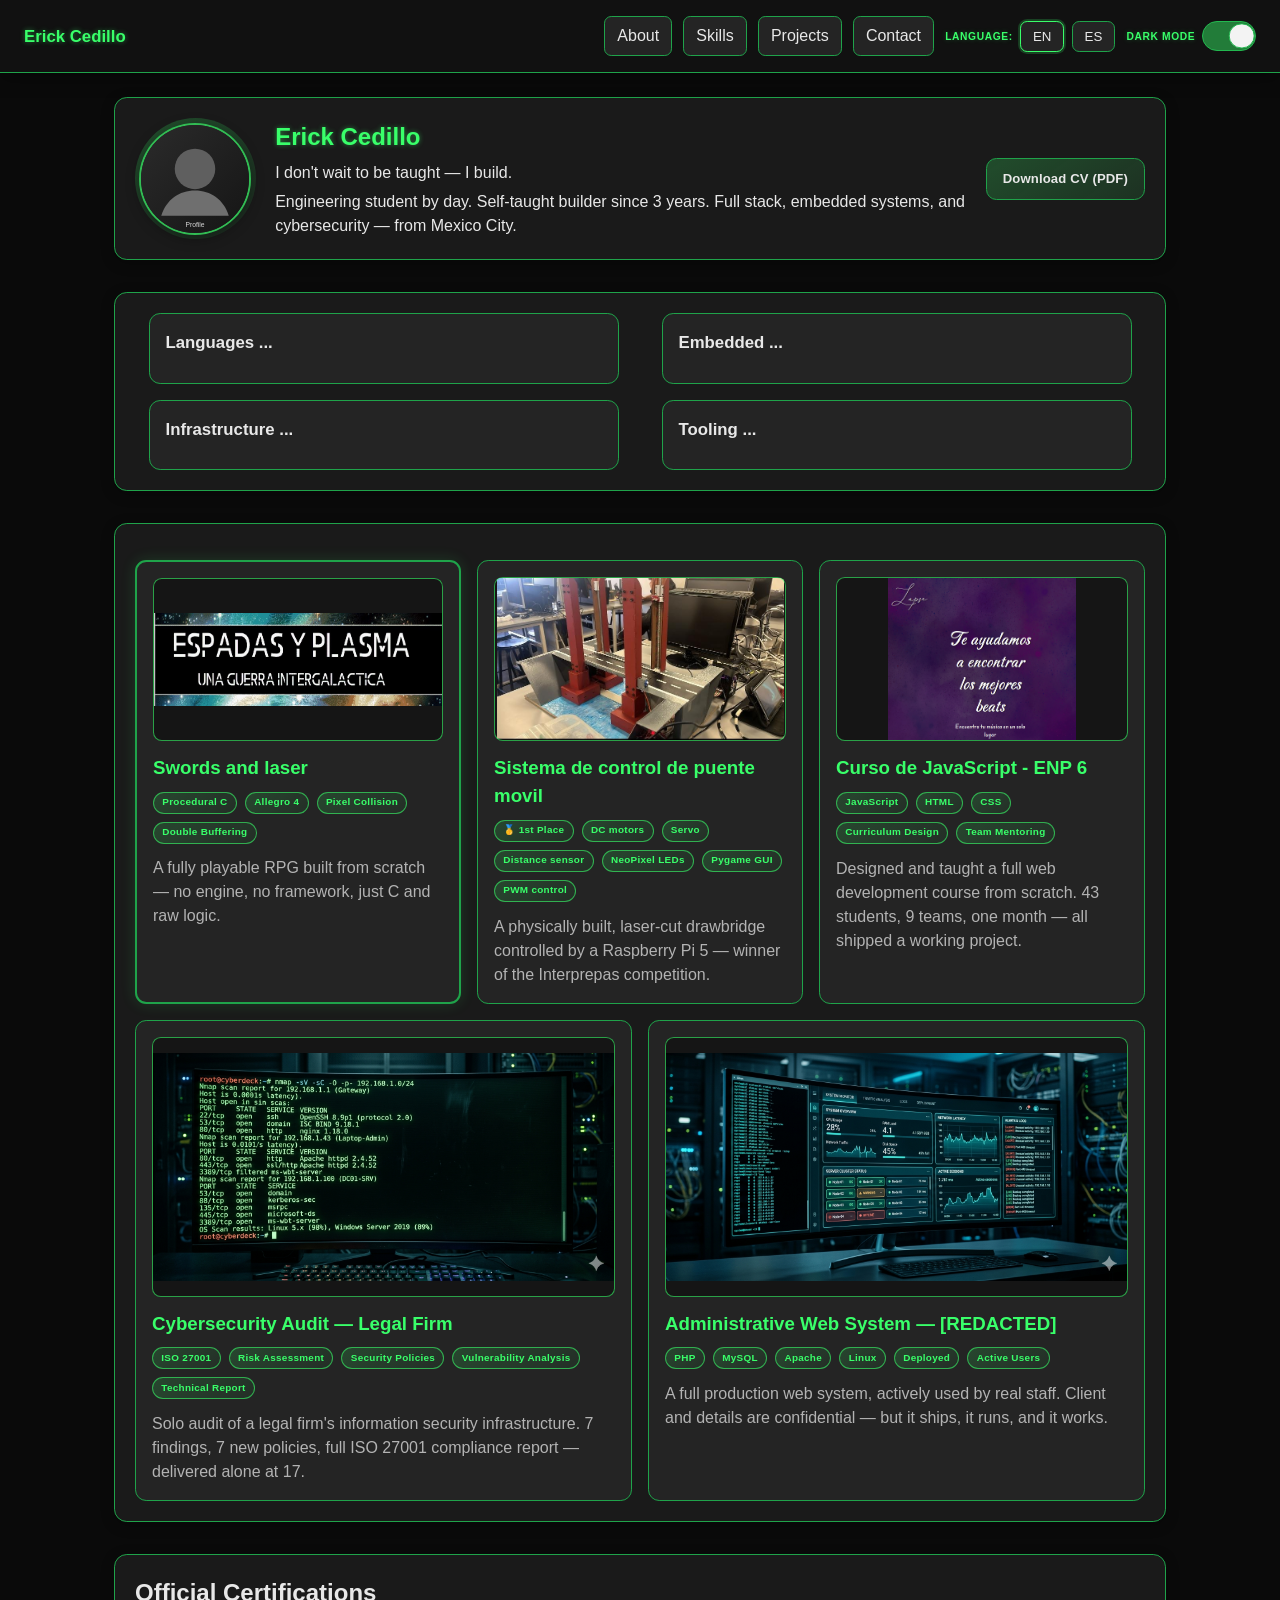
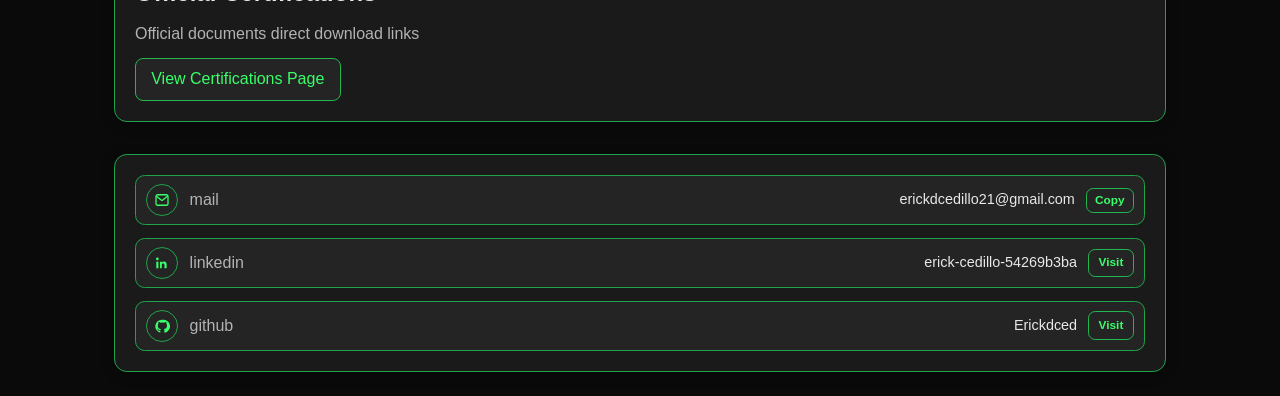
<file: index.html>
<!doctype html>
<html lang="en">
    <head>
        <link rel="stylesheet" href="Statics/CSS/index.css" />
        <meta charset="utf-8" />
        <meta name="viewport" content="width=device-width, initial-scale=1" />
        <title>Erickdced</title>
        <meta name="description" content="Personal portfolio website" />
    </head>
    <body>
        <nav>
            <div id="name">Erick Cedillo</div> 
            <button id="menuToggle" class="menuToggle" type="button" aria-expanded="false" aria-controls="buttons" aria-label="Toggle navigation menu">☰</button>
            
            <div id="buttons">
                <a id="abtBtn" class="navLink" href="#hero">About</a>
                <a id="sklsBtn" class="navLink" href="#skills">Skills</a>
                <a id="prjBtn" class="navLink" href="#projects">Projects</a>
                <a id="cntBtn" class="navLink" href="#Contact">Contact</a>

                <div>
                    <span id="langLabel">Language:</span>
                        <button id="enBtn">EN</button>
                        <button id="esBtn">ES</button>
                </div>

                <div id="themeLabel">
                    <span id="themeText">Dark Mode</span>
                    <label class="toggleSwitch" for="themeToggle">
                        <input type="checkbox" id="themeToggle" />
                        <span class="slider"></span>
                    </label>
                </div>
            </div>
        </nav>
        <main>
            <section id="hero">
                <div class="heroProfile">
                    <div class="heroMedia">
                        <img class="profilePhoto" src="Media/Images/profile-placeholder.svg" alt="Profile Picture" />
                    </div>
                    <div class="heroText">
                        <h1>Erick Cedillo</h1>
                        <p id="heroQuote">I don't wait to be taught — I build.</p>
                        <p id="heroSubtitle">Engineering student by day. Self-taught builder since 3 years. Full stack, embedded systems, and cybersecurity — from Mexico City.</p>
                    </div>
                    <div class="heroActions">
                        <a id="cvDownloadBtn" class="heroActionBtn" href="Media/PDFs/CV_ErickCedillo_EN.pdf" download="CV_ErickCedillo_EN.pdf">Download CV (PDF)</a>
                    </div>
                </div>
            </section>
            <section id="skills">
                <div id="languages" class="skillBlock">
                    <h2>Languages [loading ...] </h2>
                    <ul>
                        <li>Python</li>
                            <li>JavaScript</li>
                        <li>Java</li>
                        <li>C/C++</li>
                        <li>PHP</li>
                        <li>VB</li>
                        <li>Bash</li>
                    </ul>
                </div>
                <div id="embedded" class="skillBlock">
                    <h2>Embedded [loading ...] </h2>
                    <ul>
                        <li>PWM & motor control</li>
                        <li>Sensor interfacing (digital / ADC)</li>
                        <li>Communication protocols (I2C, UART, SPI)</li>
                        <li>WiFi / Bluetooth (ESP32)</li>
                        <li>GPIO control & signal handling</li>
                        <li>Real-time logic (state machines / timing)</li>
                    </ul>
                </div>
                <div id="infrastructure" class="skillBlock">
                    <h2>Infrastructure [loading ...] </h2>
                    <ul>
                        <li>Linux (daily use, system management)</li>
                        <li>Windows</li>
                        <li>Networking (LAN setup, diagnostics)</li>
                        <li>Remote access (SSH, remote desktop)</li>
                    </ul>
                </div>
                <div id="tooling" class="skillBlock">
                    <h2>Tooling [loading ...] </h2>
                    <ul>
                        <li>Git</li>
                        <li>Visual Studio Code</li>
                        <li>Autodesk Inventor</li>
                        <li>FreeCAD</li>
                        <li>Figma</li>
                        <li>Nmap</li>
                    </ul>
                </div>
            </section>
            <section id="projects">
                <div class="row">
                    <a id="project1" class="project projectCardLink" href="Statics/HTML/projects/project1.html">
                        <div id="project1ImageText" class="projectImagePlaceholder">Project 1 image</div>
                        <h3 id="project1Title">Swords and laser</h3>
                        <div class="projectTags">
                            <span id="project1Tag1" class="projectTag">Procedural C</span>
                            <span id="project1Tag2" class="projectTag">Allegro 4</span>
                            <span id="project1Tag3" class="projectTag">Pixel Collision</span>
                            <span id="project1Tag4" class="projectTag">Double Buffering</span>
                        </div>
                        <p id="project1Description">A fully playable RPG built from scratch — no engine, no framework, just C and raw logic.</p>
                    </a>
                    <a id="project2" class="project projectCardLink" href="Statics/HTML/projects/project2.html">
                        <div id="project2ImageText" class="projectImagePlaceholder">Project 2 image</div>
                        <h3 id="project2Title">Sistema de control de puente movil</h3>
                        <div class="projectTags">
                            <span id="project2Tag1" class="projectTag">🥇 1st Place</span>
                            <span id="project2Tag2" class="projectTag">DC motors</span>
                            <span id="project2Tag3" class="projectTag">Servo</span>
                            <span id="project2Tag4" class="projectTag">Distance sensor</span>
                            <span id="project2Tag5" class="projectTag">NeoPixel LEDs</span>
                            <span id="project2Tag6" class="projectTag">Pygame GUI</span>
                            <span id="project2Tag7" class="projectTag">PWM control</span>
                        </div>
                        <p id="project2Description">A physically built, laser-cut drawbridge controlled by a Raspberry Pi 5 — winner of the Interprepas competition.</p>
                    </a>
                    <a id="project3" class="project projectCardLink" href="Statics/HTML/projects/project3.html">
                        <div id="project3ImageText" class="projectImagePlaceholder">Project 3 image</div>
                        <h3 id="project3Title">Curso de JavaScript - ENP 6</h3>
                        <div class="projectTags">
                            <span id="project3Tag1" class="projectTag">JavaScript</span>
                            <span id="project3Tag2" class="projectTag">HTML</span>
                            <span id="project3Tag3" class="projectTag">CSS</span>
                            <span id="project3Tag4" class="projectTag">Curriculum Design</span>
                            <span id="project3Tag5" class="projectTag">Team Mentoring</span>
                        </div>
                        <p id="project3Description">Designed and taught a full web development course from scratch. 43 students, 9 teams, one month — all shipped a working project.</p>
                    </a>
                </div>
                <div class="row">
                    <a id="project4" class="project projectCardLink" href="Statics/HTML/projects/project4.html">
                        <div id="project4ImageText" class="projectImagePlaceholder">Project 4 image</div>
                        <h3 id="project4Title">Cybersecurity Audit — Legal Firm</h3>
                        <div class="projectTags">
                            <span id="project4Tag1" class="projectTag">ISO 27001</span>
                            <span id="project4Tag2" class="projectTag">Risk Assessment</span>
                            <span id="project4Tag3" class="projectTag">Security Policies</span>
                            <span id="project4Tag4" class="projectTag">Vulnerability Analysis</span>
                            <span id="project4Tag5" class="projectTag">Technical Report</span>
                        </div>
                        <p id="project4Description">Solo audit of a legal firm's information security infrastructure. 7 findings, 7 new policies, full ISO 27001 compliance report — delivered alone at 17.</p>
                    </a>
                    <a id="project5" class="project projectCardLink" href="Statics/HTML/projects/project5.html">
                        <div id="project5ImageText" class="projectImagePlaceholder">Project 5 image</div>
                        <h3 id="project5Title">Administrative Web System — [REDACTED]</h3>
                        <div class="projectTags">
                            <span id="project5Tag1" class="projectTag">PHP</span>
                            <span id="project5Tag2" class="projectTag">MySQL</span>
                            <span id="project5Tag3" class="projectTag">Apache</span>
                            <span id="project5Tag4" class="projectTag">Linux</span>
                            <span id="project5Tag5" class="projectTag">Deployed</span>
                            <span id="project5Tag6" class="projectTag">Active Users</span>
                        </div>
                        <p id="project5Description">A full production web system, actively used by real staff. Client and details are confidential — but it ships, it runs, and it works.</p>
                    </a>
                </div>
            </section>

            <section id="certifications">
                <h2>official certifications</h2>
                <div>official documents direct download links</div>
                <a id="certs" href="Statics/HTML/certifications.html">View Certifications Page</a>
            </section>  
            <section id="Contact">
                <div class="contactItem" aria-label="Contact email">
                    <span class="contactIcon" aria-hidden="true">
                        <svg viewBox="0 0 24 24" width="18" height="18" fill="none" xmlns="http://www.w3.org/2000/svg">
                            <path d="M4 7.5a2.5 2.5 0 0 1 2.5-2.5h11A2.5 2.5 0 0 1 20 7.5v9a2.5 2.5 0 0 1-2.5 2.5h-11A2.5 2.5 0 0 1 4 16.5v-9Z" stroke="currentColor" stroke-width="1.7"/>
                            <path d="m5.2 7.2 6.1 5.1a1.1 1.1 0 0 0 1.4 0l6.1-5.1" stroke="currentColor" stroke-width="1.7" stroke-linecap="round" stroke-linejoin="round"/>
                        </svg>
                    </span>
                    <span id="mailText">mail</span>
                    <a class="contactValue contactValueLink" href="https://mail.google.com/mail/?view=cm&fs=1&to=erickdcedillo21@gmail.com" target="_blank" rel="noopener noreferrer">erickdcedillo21@gmail.com</a>
                    <button id="copyMailBtn" class="copyMailBtn" type="button">Copy</button>
                </div>
                <div class="contactItem" aria-label="LinkedIn profile">
                    <span class="contactIcon" aria-hidden="true">
                        <svg viewBox="0 0 24 24" width="18" height="18" fill="none" xmlns="http://www.w3.org/2000/svg">
                            <path d="M5.8 8.4a1.8 1.8 0 1 0 0-3.6 1.8 1.8 0 0 0 0 3.6Z" fill="currentColor"/>
                            <path d="M4.4 10.2h2.8v8.9H4.4z" fill="currentColor"/>
                            <path d="M9.3 10.2h2.7v1.3c.4-.8 1.4-1.5 2.8-1.5 2.3 0 3.4 1.5 3.4 4v5.1h-2.9v-4.5c0-1.2-.5-2-1.7-2-1 0-1.6.7-1.8 1.4-.1.2-.1.5-.1.8v4.3H9.3v-8.9Z" fill="currentColor"/>
                        </svg>
                    </span>
                    <span id="linkedinText">linkedin</span>
                    <span class="contactValue">erick-cedillo-54269b3ba</span>
                    <a id="linkedinVisitBtn" class="contactVisitBtn" href="https://www.linkedin.com/in/erick-cedillo-54269b3ba/" target="_blank" rel="noopener noreferrer" aria-label="Open LinkedIn profile">Visit</a>
                </div>
                <div class="contactItem" aria-label="GitHub profile">
                    <span class="contactIcon" aria-hidden="true">
                        <svg viewBox="0 0 24 24" width="18" height="18" fill="none" xmlns="http://www.w3.org/2000/svg">
                            <path d="M12 3.8a8.7 8.7 0 0 0-2.8 17c.4.1.6-.2.6-.5v-2c-2.5.6-3-1-3-1-.4-.9-.9-1.1-.9-1.1-.8-.5.1-.5.1-.5.8.1 1.3.9 1.3.9.8 1.3 2.1.9 2.7.7.1-.6.3-1 .5-1.3-2-.2-4.1-1-4.1-4.4 0-1 .3-1.9.9-2.6-.1-.2-.4-1.1.1-2.3 0 0 .7-.2 2.7 1a9.5 9.5 0 0 1 4.9 0c2-1.3 2.7-1 2.7-1 .5 1.2.2 2.1.1 2.3.6.7.9 1.6.9 2.6 0 3.4-2.1 4.2-4.1 4.4.3.3.6.9.6 1.8v2.7c0 .3.2.6.6.5A8.7 8.7 0 0 0 12 3.8Z" fill="currentColor"/>
                        </svg>
                    </span>
                    <span id="githubText">github</span>
                    <span class="contactValue">Erickdced</span>
                    <a id="githubVisitBtn" class="contactVisitBtn" href="https://github.com/Erickdced" target="_blank" rel="noopener noreferrer" aria-label="Open GitHub profile">Visit</a>
                </div>
            </section>
        </main>
        <script src="Dinamics/JS/index.js"></script>
    </body>
</html>
</file>
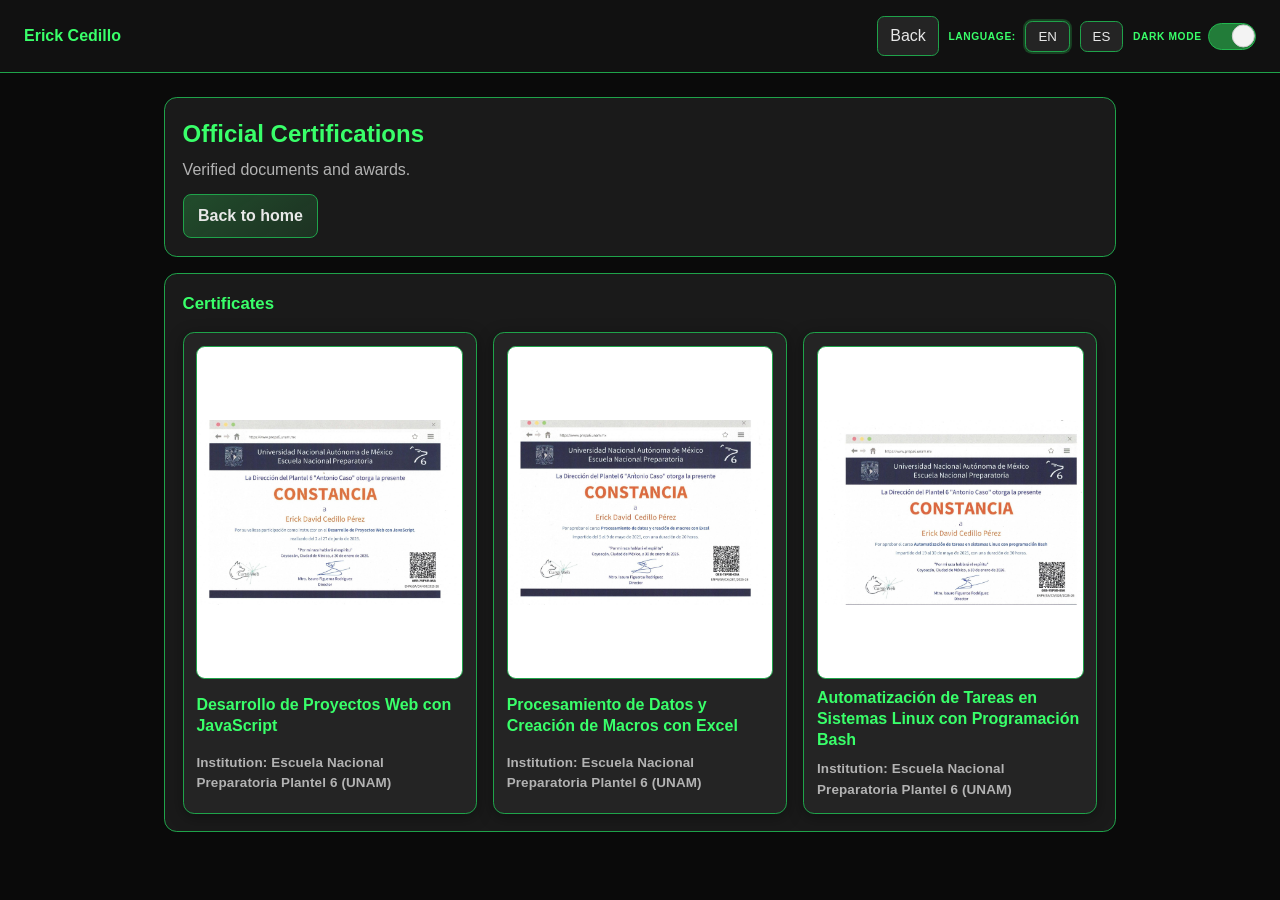
<file: Statics/HTML/certifications.html>
<!doctype html>
<html lang="en">
<head>
    <meta charset="utf-8" />
    <meta name="viewport" content="width=device-width, initial-scale=1" />
    <title>Certifications</title>
    <link rel="stylesheet" href="../CSS/certifications.css" />
</head>
<body>
    <nav>
        <a id="nameLink" href="../../index.html">Erick Cedillo</a>
        <button id="menuToggle" class="menuToggle" type="button" aria-expanded="false" aria-controls="buttons" aria-label="Toggle navigation menu">☰</button>
        <div id="buttons">
            <a id="navBack" class="navLink" href="../../index.html#certifications">Back</a>
            <span id="langLabel">Language:</span>
            <button id="enBtn" class="langBtn" type="button">EN</button>
            <button id="esBtn" class="langBtn" type="button">ES</button>
            <div id="themeLabel">
                <span id="themeText">Dark Mode</span>
                <label class="toggleSwitch" for="themeToggle">
                    <input type="checkbox" id="themeToggle" />
                    <span class="slider"></span>
                </label>
            </div>
        </div>
    </nav>

    <main>
        <section class="hero">
            <h1 id="pageTitle">Official Certifications</h1>
            <p id="pageSubtitle">Verified documents and awards.</p>
            <a id="backHomeBtn" class="primaryBtn" href="../../index.html#certifications">Back to home</a>
        </section>

        <section id="certificationsList">
            <h2 id="certificationsListTitle">Certificates</h2>
            <div class="certGrid">
                <a id="cert1Card" class="certCard" href="../../Media/PDFs/Desarrollo_de_Proyectos_Web_con_JavaScript.pdf" target="_blank" rel="noopener noreferrer" aria-label="Open Desarrollo de Proyectos Web con JavaScript PDF">
                    <div class="certPreviewWrap">
                        <img id="cert1Image" class="certPreviewImage" src="../../Media/Images/certifications/certificate-01.jpg" alt="Certificate 1 preview" loading="lazy" />
                    </div>
                    <h3 id="cert1Name">Desarrollo de Proyectos Web con JavaScript</h3>
                    <p id="cert1Institution" class="certInstitution">Institución: Escuela Nacional Preparatoria Plantel 6, UNAM</p>
                </a>

                <a id="cert2Card" class="certCard" href="../../Media/PDFs/Procesamiento_de_Datos_y_Creacion_de_Macros_con_Excel.pdf" target="_blank" rel="noopener noreferrer" aria-label="Open Procesamiento de Datos y Creación de Macros con Excel PDF">
                    <div class="certPreviewWrap">
                        <img id="cert2Image" class="certPreviewImage" src="../../Media/Images/certifications/certificate-02.jpg" alt="Certificate 2 preview" loading="lazy" />
                    </div>
                    <h3 id="cert2Name">Procesamiento de Datos y Creación de Macros con Excel</h3>
                    <p id="cert2Institution" class="certInstitution">Institución: Escuela Nacional Preparatoria Plantel 6, UNAM</p>
                </a>

                <a id="cert3Card" class="certCard" href="../../Media/PDFs/Automatizacion_de_Tareas_en_Sistemas_Linux_con_Programacion_Bash.pdf" target="_blank" rel="noopener noreferrer" aria-label="Open Automatización de Tareas en Sistemas Linux con Programación Bash PDF">
                    <div class="certPreviewWrap">
                        <img id="cert3Image" class="certPreviewImage" src="../../Media/Images/certifications/certificate-03.jpg" alt="Certificate 3 preview" loading="lazy" />
                    </div>
                    <h3 id="cert3Name">Automatización de Tareas en Sistemas Linux con Programación Bash</h3>
                    <p id="cert3Institution" class="certInstitution">Institución: Escuela Nacional Preparatoria Plantel 6, UNAM</p>
                </a>
            </div>
        </section>
    </main>

    <script src="../../Dinamics/JS/certifications.js"></script>
</body>
</html>
</file>
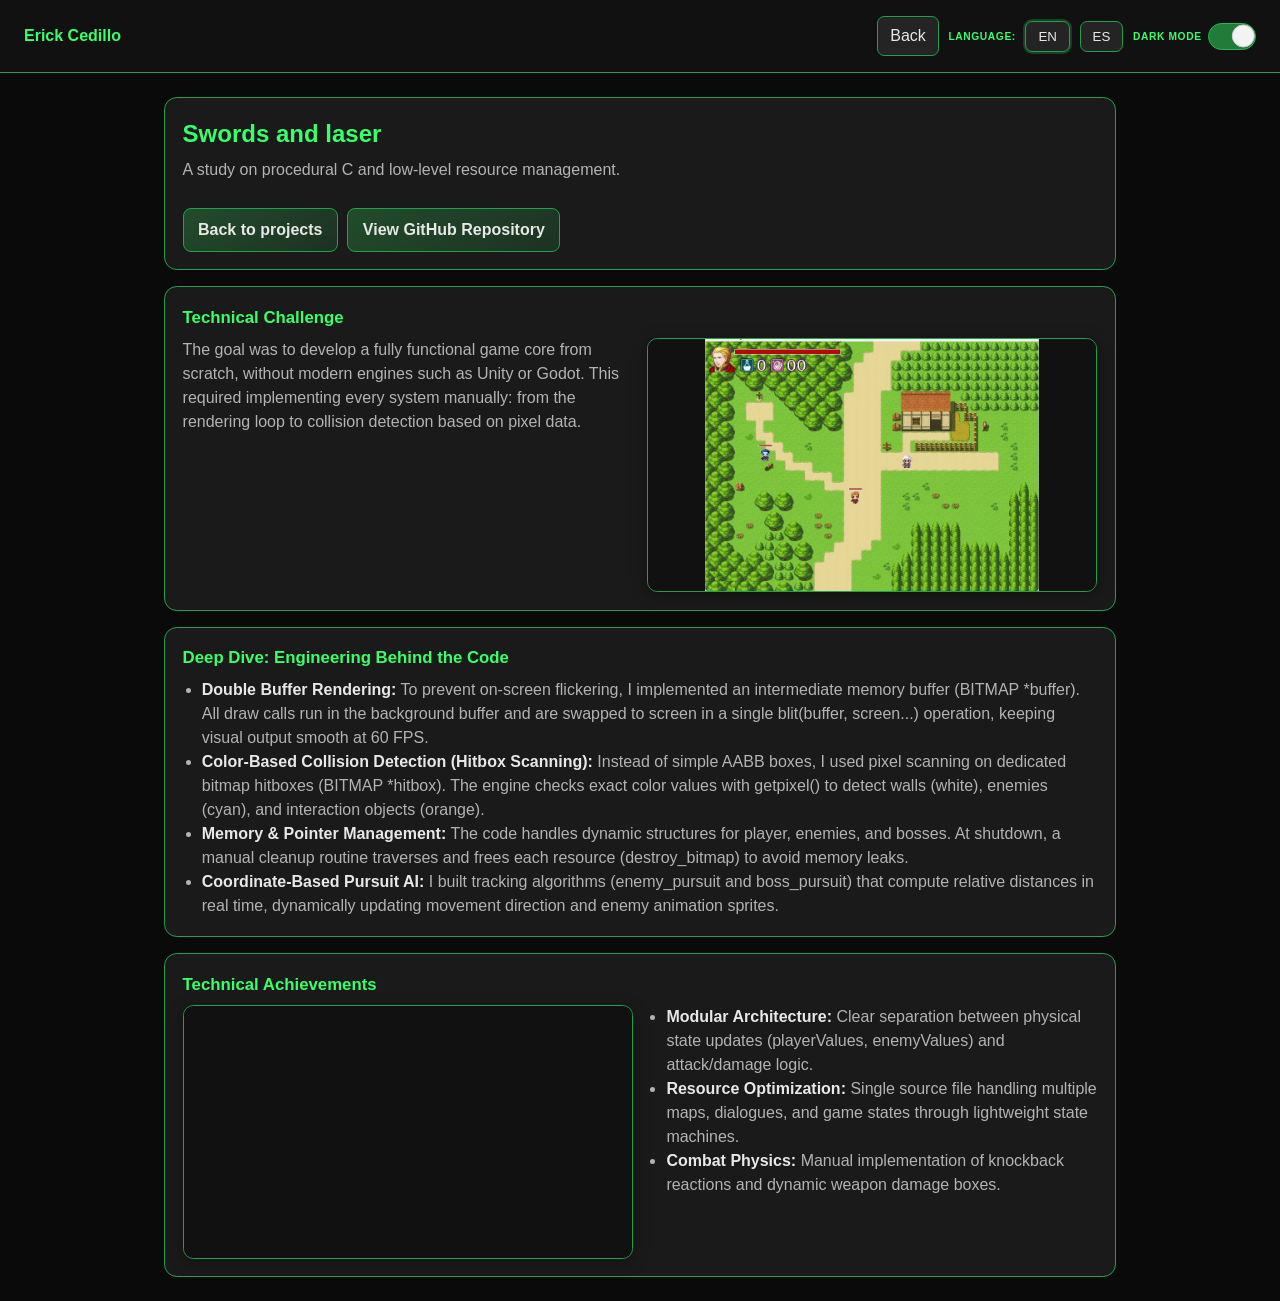
<file: Statics/HTML/projects/project1.html>
<!doctype html>
<html lang="en">
<head>
    <meta charset="utf-8" />
    <meta name="viewport" content="width=device-width, initial-scale=1" />
    <title>Project 1</title>
    <link rel="stylesheet" href="../../CSS/project1.css" />
</head>
<body>
    <nav>
        <a id="nameLink" href="../../../index.html">Erick Cedillo</a>
        <button id="menuToggle" class="menuToggle" type="button" aria-expanded="false" aria-controls="buttons" aria-label="Toggle navigation menu">☰</button>
        <div id="buttons">
            <a id="navBack" class="navLink" href="../../../index.html#projects">Back</a>
            <span id="langLabel">Language:</span>
            <button id="enBtn" class="langBtn" type="button">EN</button>
            <button id="esBtn" class="langBtn" type="button">ES</button>
            <div id="themeLabel">
                <span id="themeText">Dark Mode</span>
                <label class="toggleSwitch" for="themeToggle">
                    <input type="checkbox" id="themeToggle" />
                    <span class="slider"></span>
                </label>
            </div>
        </div>
    </nav>

    <main>
        <section class="hero">
            <h1 id="pageTitle">Swords and laser</h1>
            <p id="pageSubtitle">A study on procedural C and low-level resource management.</p>
            <div class="heroActionsRow">
                <a id="backHomeBtn" class="primaryBtn" href="../../../index.html#projects">Back to projects</a>
                <a class="primaryBtn" href="https://github.com/Erickdced/Spacial_Project_Allegro4" target="_blank" rel="noopener noreferrer">View GitHub Repository</a>
            </div>
        </section>

        <section id="overview">
            <h2 id="sectionOverviewTitle">Technical Challenge</h2>
            <div class="sectionSplit">
                <p id="sectionOverviewText"></p>
                <figure class="mediaCard">
                    <img src="../../../Media/Images/Project1-1.png" alt="Project 1 technical challenge screenshot" loading="lazy" />
                </figure>
            </div>
        </section>

        <section id="stack">
            <h2 id="sectionStackTitle">Deep Dive: Engineering Behind the Code</h2>
            <ul id="stackList"></ul>
        </section>

        <section id="impact">
            <h2 id="sectionImpactTitle">Technical Achievements</h2>
            <div class="sectionSplit">
                <figure class="mediaCard">
                    <video autoplay loop muted playsinline preload="metadata" aria-label="Project 1 gameplay preview">
                        <source src="../../../Media/Videos/Project1-2.mp4" type="video/mp4" />
                    </video>
                </figure>
                <ul id="impactList"></ul>
            </div>
        </section>
    </main>

    <script src="../../../Dinamics/JS/project1.js"></script>
    <script src="../../../Dinamics/JS/project-base.js"></script>
</body>
</html>
</file>
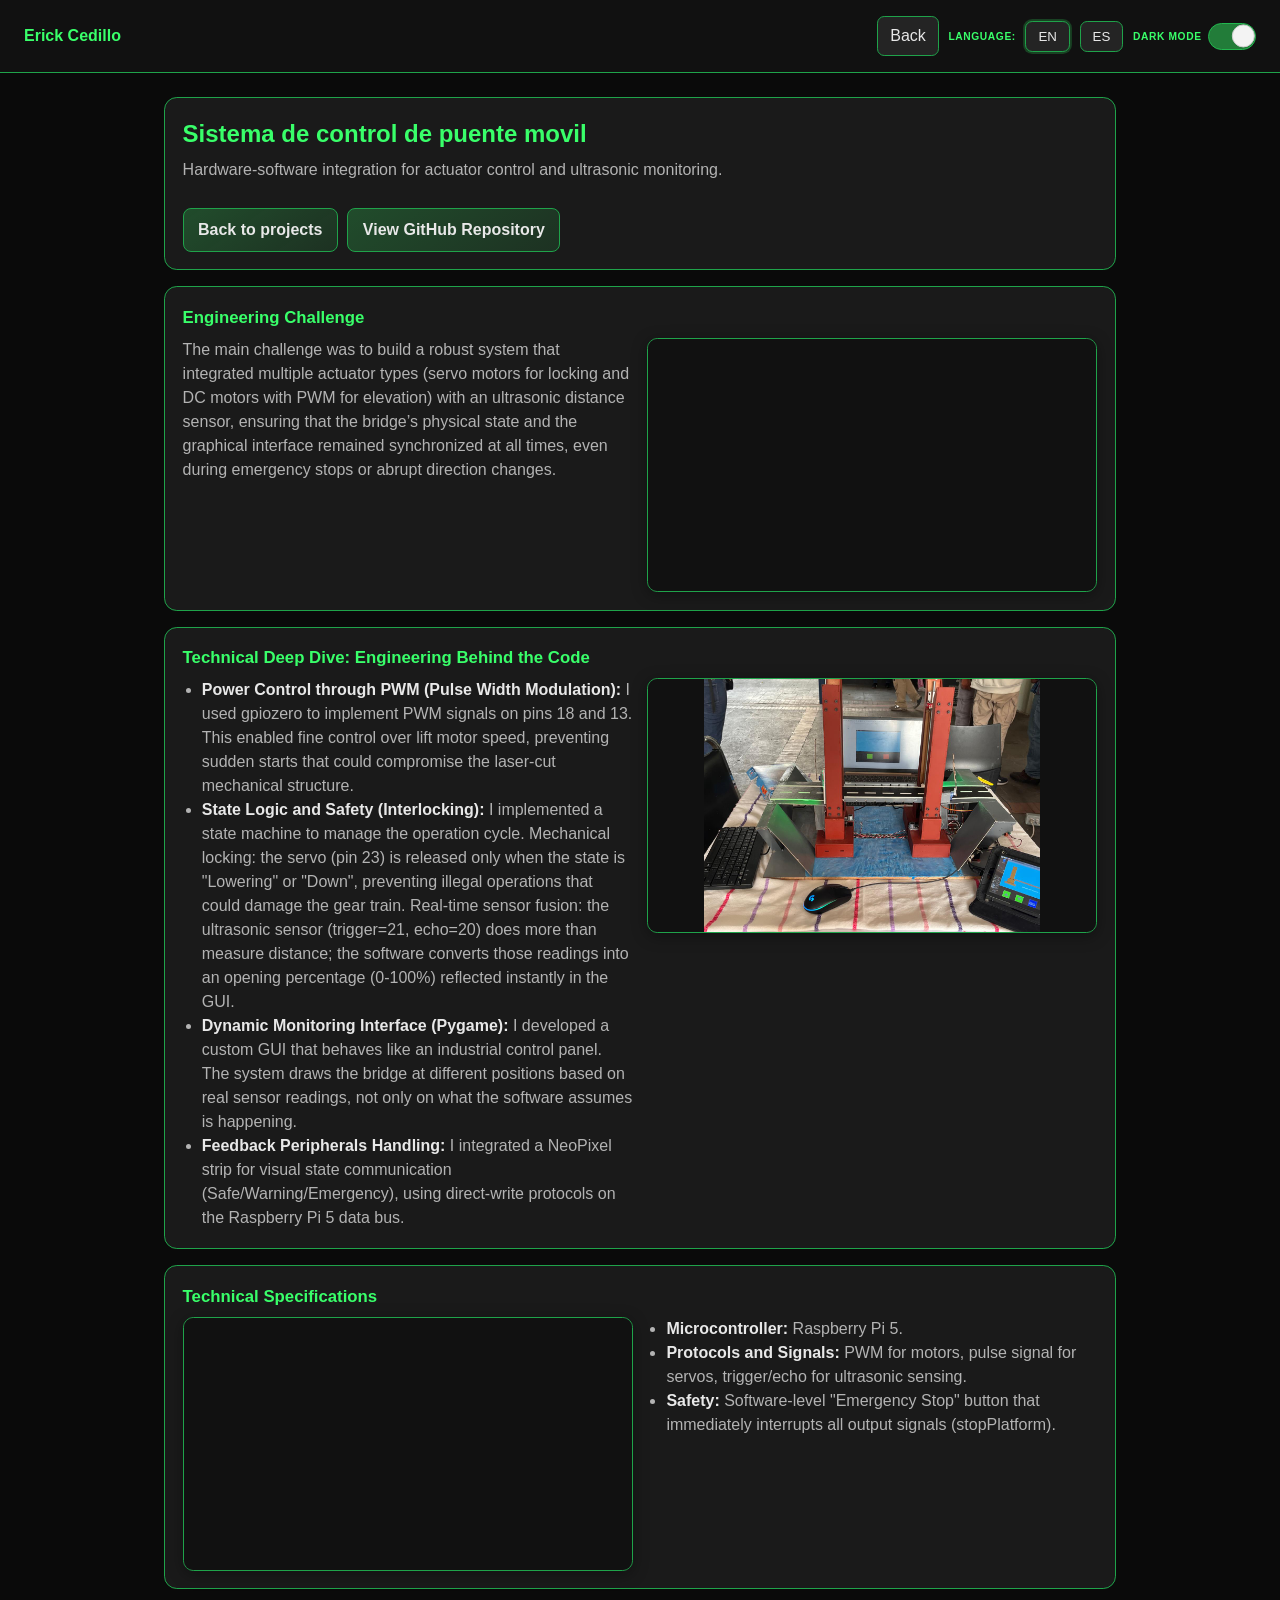
<file: Statics/HTML/projects/project2.html>
<!doctype html>
<html lang="en">
<head>
    <meta charset="utf-8" />
    <meta name="viewport" content="width=device-width, initial-scale=1" />
    <title>Project 2</title>
    <link rel="stylesheet" href="../../CSS/project2.css" />
</head>
<body>
    <nav>
        <a id="nameLink" href="../../../index.html">Erick Cedillo</a>
        <button id="menuToggle" class="menuToggle" type="button" aria-expanded="false" aria-controls="buttons" aria-label="Toggle navigation menu">☰</button>
        <div id="buttons">
            <a id="navBack" class="navLink" href="../../../index.html#projects">Back</a>
            <span id="langLabel">Language:</span>
            <button id="enBtn" class="langBtn" type="button">EN</button>
            <button id="esBtn" class="langBtn" type="button">ES</button>
            <div id="themeLabel">
                <span id="themeText">Dark Mode</span>
                <label class="toggleSwitch" for="themeToggle">
                    <input type="checkbox" id="themeToggle" />
                    <span class="slider"></span>
                </label>
            </div>
        </div>
    </nav>

    <main>
        <section class="hero">
            <h1 id="pageTitle">Sistema de control de puente movil</h1>
            <p id="pageSubtitle">A physically built, laser-cut drawbridge controlled by a Raspberry Pi 5 — winner of the Interprepas competition.</p>
            <div class="heroActionsRow">
                <a id="backHomeBtn" class="primaryBtn" href="../../../index.html#projects">Back to projects</a>
                <a class="primaryBtn" href="https://github.com/CiscoHD/Interprepas_MainWhile/tree/main/ElectronicProjects" target="_blank" rel="noopener noreferrer">View GitHub Repository</a>
            </div>
        </section>

        <section id="overview">
            <h2 id="sectionOverviewTitle">Overview</h2>
            <div class="sectionSplit">
                <p id="sectionOverviewText"></p>
                <figure class="mediaCard">
                    <video autoplay loop muted playsinline preload="metadata" aria-label="Project 2 overview preview">
                        <source src="../../../Media/Videos/Project2-1.mp4" type="video/mp4" />
                    </video>
                </figure>
            </div>
        </section>

        <section id="stack">
            <h2 id="sectionStackTitle">Stack</h2>
            <div class="sectionSplit">
                <ul id="stackList"></ul>
                <figure class="mediaCard">
                    <img src="../../../Media/Images/project2-3.jpg" alt="Project 2 hardware detail" loading="lazy" />
                </figure>
            </div>
        </section>

        <section id="impact">
            <h2 id="sectionImpactTitle">Impact</h2>
            <div class="sectionSplit">
                <figure class="mediaCard">
                    <video autoplay loop muted playsinline preload="metadata" aria-label="Project 2 achievements preview">
                        <source src="../../../Media/Videos/Project2-2.mp4" type="video/mp4" />
                    </video>
                </figure>
                <ul id="impactList"></ul>
            </div>
        </section>
    </main>

    <script src="../../../Dinamics/JS/project2.js"></script>
    <script src="../../../Dinamics/JS/project-base.js"></script>
</body>
</html>
</file>
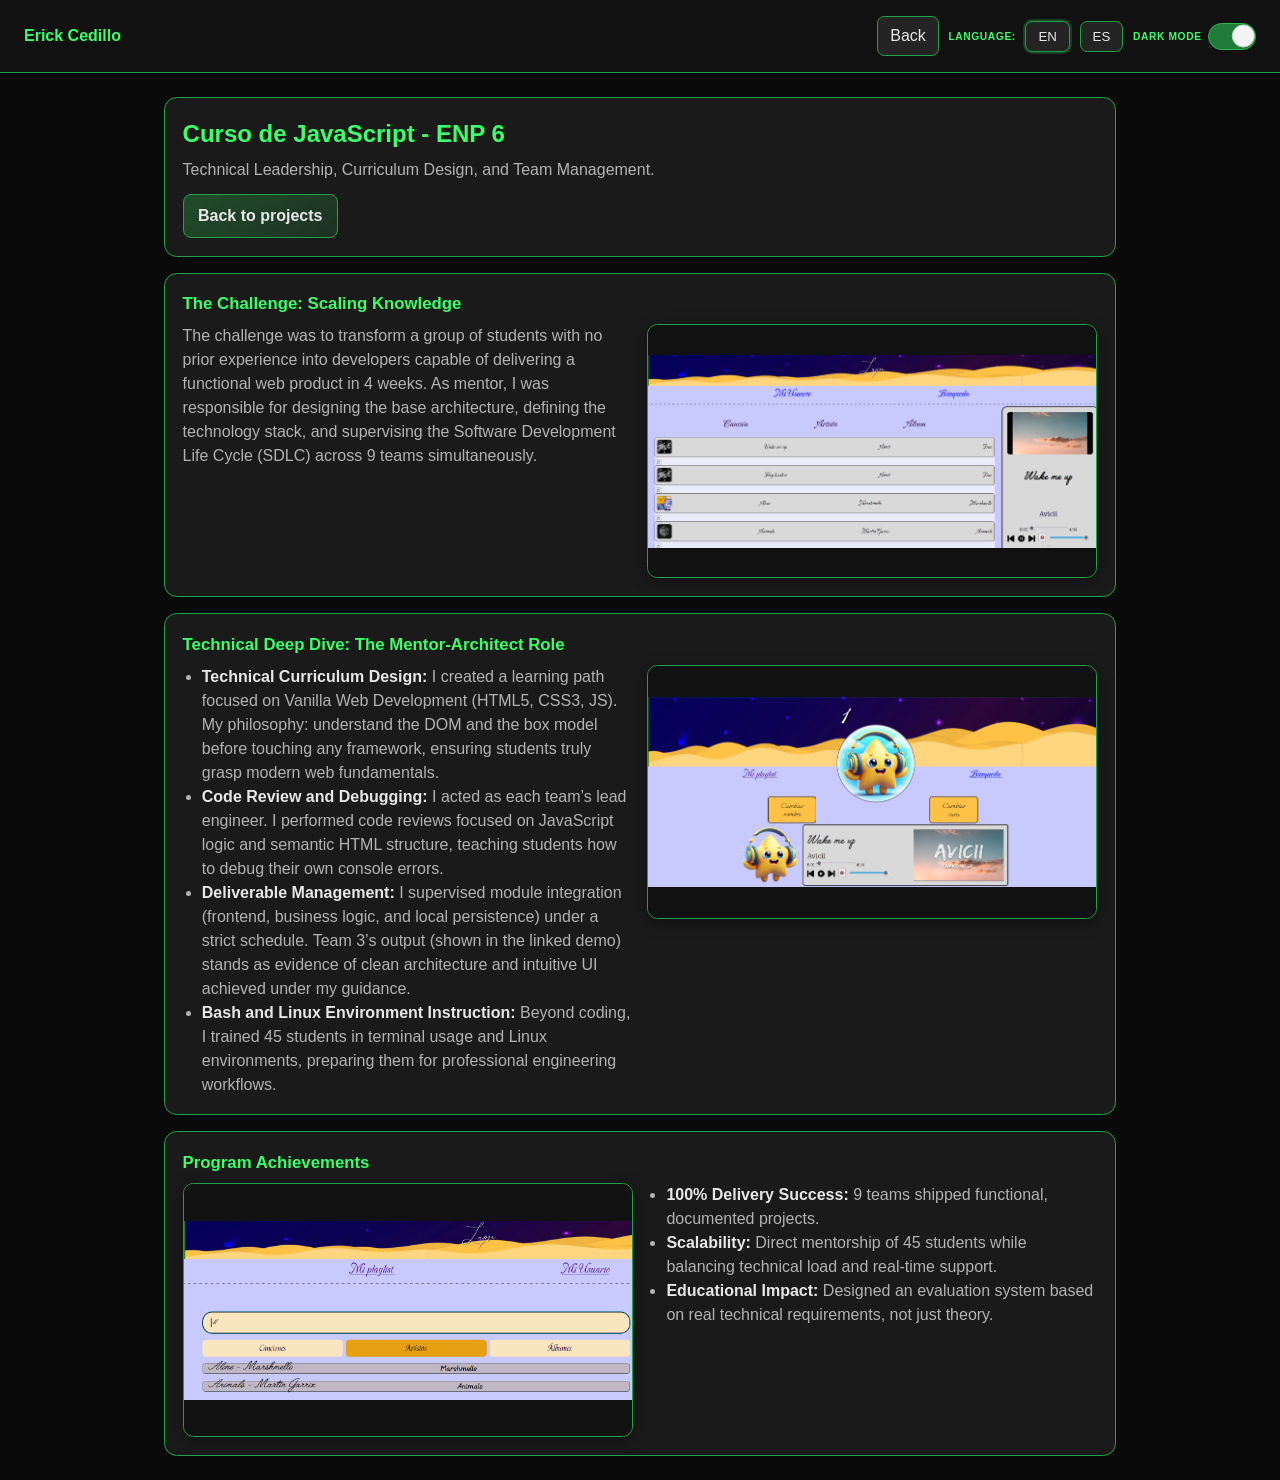
<file: Statics/HTML/projects/project3.html>
<!doctype html>
<html lang="en">
<head>
    <meta charset="utf-8" />
    <meta name="viewport" content="width=device-width, initial-scale=1" />
    <title>Project 3</title>
    <link rel="stylesheet" href="../../CSS/project3.css" />
</head>
<body>
    <nav>
        <a id="nameLink" href="../../../index.html">Erick Cedillo</a>
        <button id="menuToggle" class="menuToggle" type="button" aria-expanded="false" aria-controls="buttons" aria-label="Toggle navigation menu">☰</button>
        <div id="buttons">
            <a id="navBack" class="navLink" href="../../../index.html#projects">Back</a>
            <span id="langLabel">Language:</span>
            <button id="enBtn" class="langBtn" type="button">EN</button>
            <button id="esBtn" class="langBtn" type="button">ES</button>
            <div id="themeLabel">
                <span id="themeText">Dark Mode</span>
                <label class="toggleSwitch" for="themeToggle">
                    <input type="checkbox" id="themeToggle" />
                    <span class="slider"></span>
                </label>
            </div>
        </div>
    </nav>

    <main>
        <section class="hero">
            <h1 id="pageTitle">Curso de JavaScript - ENP 6</h1>
            <p id="pageSubtitle">Designed and taught a full web development course from scratch. 43 students, 9 teams, one month — all shipped a working project.</p>
            <a id="backHomeBtn" class="primaryBtn" href="../../../index.html#projects">Back to projects</a>
        </section>

        <section id="overview">
            <h2 id="sectionOverviewTitle">Overview</h2>
            <div class="sectionSplit">
                <p id="sectionOverviewText"></p>
                <figure class="mediaCard">
                    <img src="../../../Media/Images/Project3-1.png" alt="Project 3 overview photo" loading="lazy" />
                </figure>
            </div>
        </section>

        <section id="stack">
            <h2 id="sectionStackTitle">Stack</h2>
            <div class="sectionSplit">
                <ul id="stackList"></ul>
                <figure class="mediaCard">
                    <img src="../../../Media/Images/Project3-2.png" alt="Project 3 deep dive photo" loading="lazy" />
                </figure>
            </div>
        </section>

        <section id="impact">
            <h2 id="sectionImpactTitle">Impact</h2>
            <div class="sectionSplit">
                <figure class="mediaCard">
                    <img src="../../../Media/Images/Project3-3.png" alt="Project 3 achievements photo" loading="lazy" />
                </figure>
                <ul id="impactList"></ul>
            </div>
        </section>
    </main>

    <script src="../../../Dinamics/JS/project3.js"></script>
    <script src="../../../Dinamics/JS/project-base.js"></script>
</body>
</html>
</file>
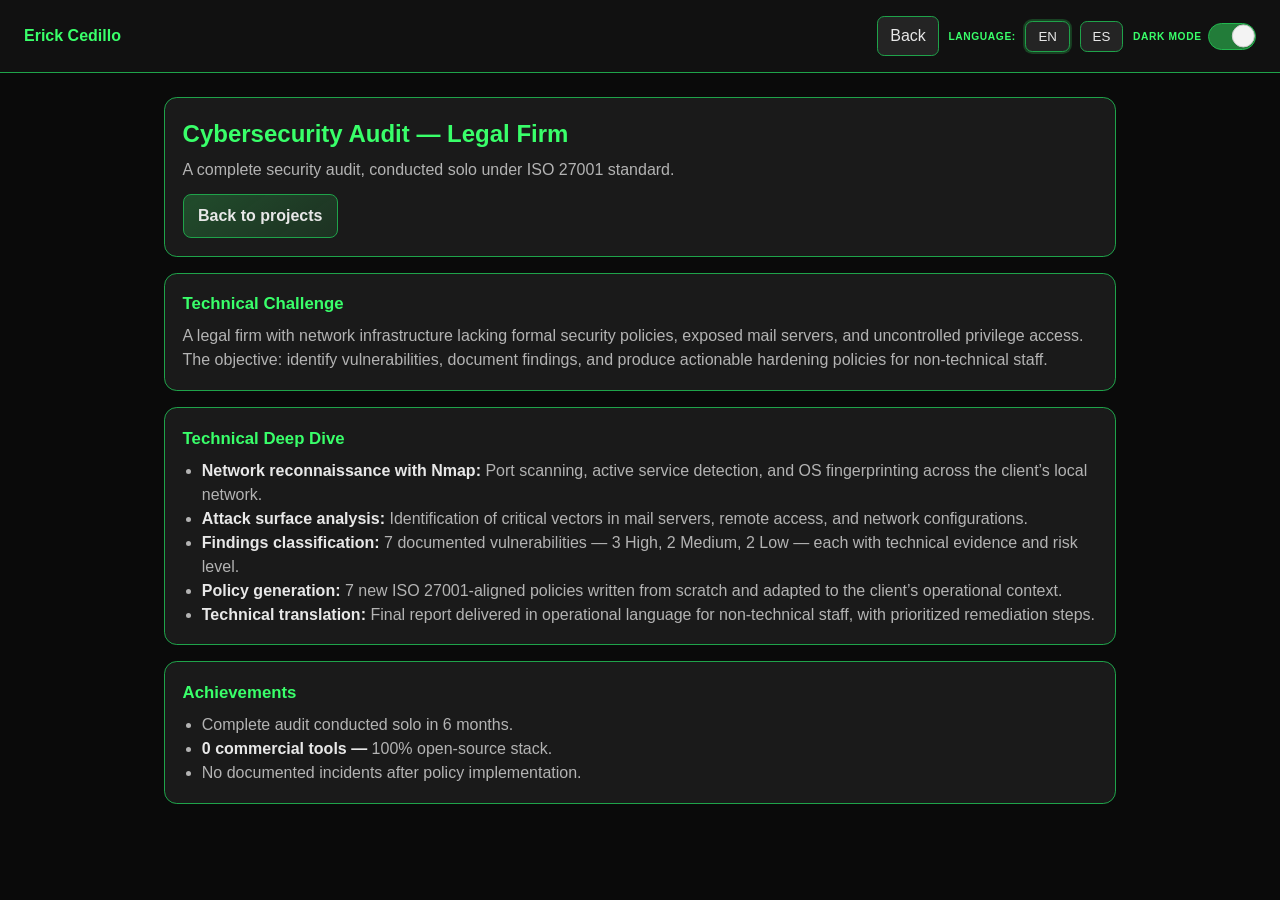
<file: Statics/HTML/projects/project4.html>
<!doctype html>
<html lang="en">
<head>
    <meta charset="utf-8" />
    <meta name="viewport" content="width=device-width, initial-scale=1" />
    <title>Project 4</title>
    <link rel="stylesheet" href="../../CSS/project4.css" />
</head>
<body>
    <nav>
        <a id="nameLink" href="../../../index.html">Erick Cedillo</a>
        <button id="menuToggle" class="menuToggle" type="button" aria-expanded="false" aria-controls="buttons" aria-label="Toggle navigation menu">☰</button>
        <div id="buttons">
            <a id="navBack" class="navLink" href="../../../index.html#projects">Back</a>
            <span id="langLabel">Language:</span>
            <button id="enBtn" class="langBtn" type="button">EN</button>
            <button id="esBtn" class="langBtn" type="button">ES</button>
            <div id="themeLabel">
                <span id="themeText">Dark Mode</span>
                <label class="toggleSwitch" for="themeToggle">
                    <input type="checkbox" id="themeToggle" />
                    <span class="slider"></span>
                </label>
            </div>
        </div>
    </nav>

    <main>
        <section class="hero">
            <h1 id="pageTitle">Cybersecurity Audit — Legal Firm</h1>
            <p id="pageSubtitle">Solo audit of a legal firm's information security infrastructure. 7 findings, 7 new policies, full ISO 27001 compliance report — delivered alone at 17.</p>
            <a id="backHomeBtn" class="primaryBtn" href="../../../index.html#projects">Back to projects</a>
        </section>

        <section id="overview">
            <h2 id="sectionOverviewTitle">Overview</h2>
            <p id="sectionOverviewText"></p>
        </section>

        <section id="stack">
            <h2 id="sectionStackTitle">Stack</h2>
            <ul id="stackList"></ul>
        </section>

        <section id="impact">
            <h2 id="sectionImpactTitle">Impact</h2>
            <ul id="impactList"></ul>
        </section>
    </main>

    <script src="../../../Dinamics/JS/project4.js"></script>
    <script src="../../../Dinamics/JS/project-base.js"></script>
</body>
</html>
</file>
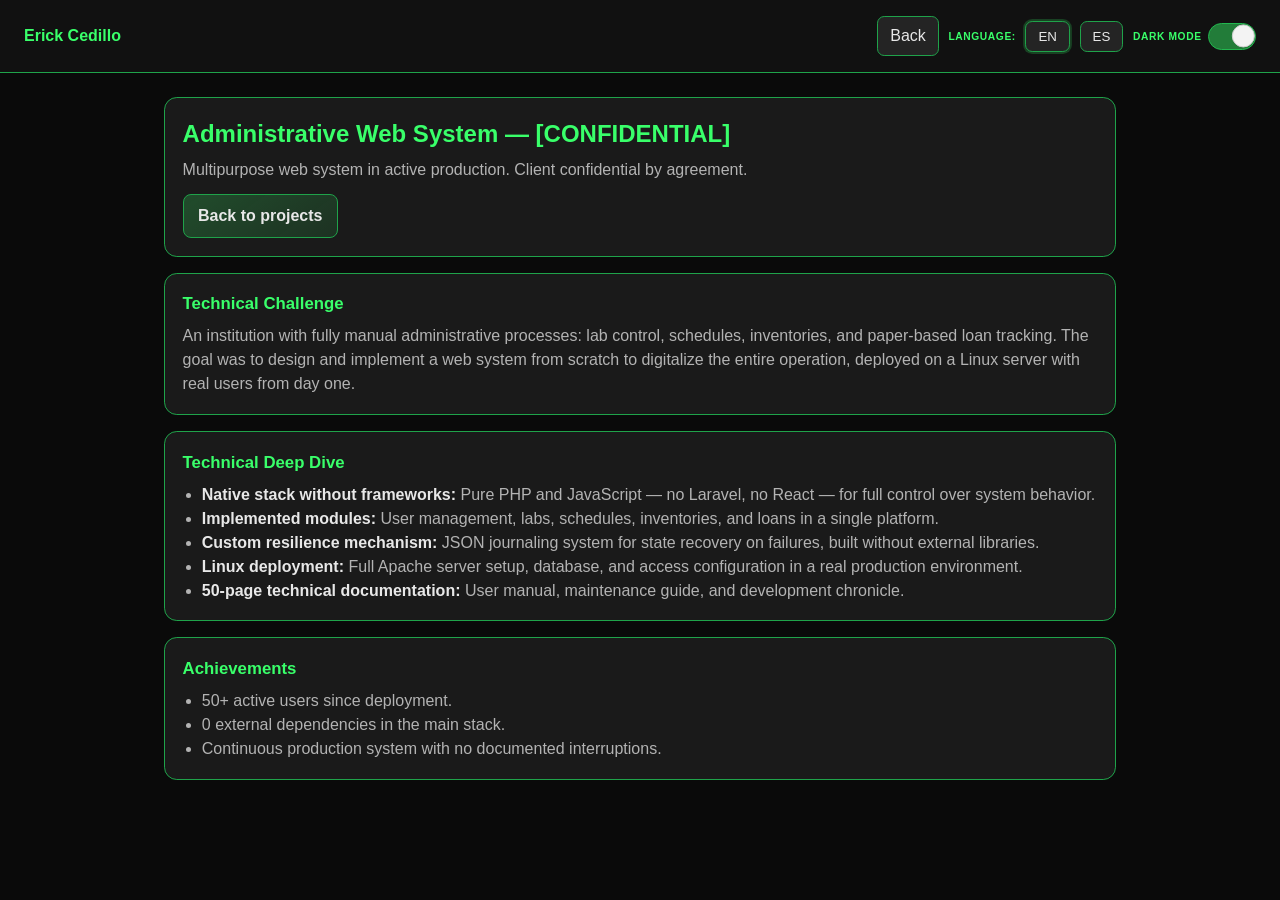
<file: Statics/HTML/projects/project5.html>
<!doctype html>
<html lang="en">
<head>
    <meta charset="utf-8" />
    <meta name="viewport" content="width=device-width, initial-scale=1" />
    <title>Project 5</title>
    <link rel="stylesheet" href="../../CSS/project5.css" />
</head>
<body>
    <nav>
        <a id="nameLink" href="../../../index.html">Erick Cedillo</a>
        <button id="menuToggle" class="menuToggle" type="button" aria-expanded="false" aria-controls="buttons" aria-label="Toggle navigation menu">☰</button>
        <div id="buttons">
            <a id="navBack" class="navLink" href="../../../index.html#projects">Back</a>
            <span id="langLabel">Language:</span>
            <button id="enBtn" class="langBtn" type="button">EN</button>
            <button id="esBtn" class="langBtn" type="button">ES</button>
            <div id="themeLabel">
                <span id="themeText">Dark Mode</span>
                <label class="toggleSwitch" for="themeToggle">
                    <input type="checkbox" id="themeToggle" />
                    <span class="slider"></span>
                </label>
            </div>
        </div>
    </nav>

    <main>
        <section class="hero">
            <h1 id="pageTitle">Administrative Web System — [REDACTED]</h1>
            <p id="pageSubtitle">A full production web system, actively used by real staff. Client and details are confidential — but it ships, it runs, and it works.</p>
            <a id="backHomeBtn" class="primaryBtn" href="../../../index.html#projects">Back to projects</a>
        </section>

        <section id="overview">
            <h2 id="sectionOverviewTitle">Overview</h2>
            <p id="sectionOverviewText"></p>
        </section>

        <section id="stack">
            <h2 id="sectionStackTitle">Stack</h2>
            <ul id="stackList"></ul>
        </section>

        <section id="impact">
            <h2 id="sectionImpactTitle">Impact</h2>
            <ul id="impactList"></ul>
        </section>
    </main>

    <script src="../../../Dinamics/JS/project5.js"></script>
    <script src="../../../Dinamics/JS/project-base.js"></script>
</body>
</html>
</file>
<file: Statics/CSS/index.css>
/* Reset and base styles */
* 
{
    margin: 0;
    padding: 0;
    box-sizing: border-box;
}

html
{
    font-size: 16px;
    scroll-behavior: smooth;
}

:root
{
    --bg-main: #0a0a0a;
    --bg-nav: #111111;
    --bg-surface: #1a1a1a;
    --bg-soft: #242424;
    --text-main: #e8e8e8;
    --text-muted: #b3b3b3;
    --accent: #39ff6a;
    --accent-soft: #22b84f;
    --border: #1fa34a;
    --accent-rgb: 57, 255, 106;
    --shadow: 0 0.2rem 0.9rem rgba(0, 0, 0, 0.35);
}

body[data-theme="light"]
{
    --bg-main: #eceff3;
    --bg-nav: #f8f9fb;
    --bg-surface: #ffffff;
    --bg-soft: #f3f5f7;
    --text-main: #1d2329;
    --text-muted: #58626d;
    --accent: #6f42ff;
    --accent-soft: #8b5cf6;
    --border: #8b5cf6;
    --accent-rgb: 139, 92, 246;
    --shadow: 0 0.15rem 0.65rem rgba(21, 28, 35, 0.12);
}

body
{
    font-family: Arial, Helvetica, sans-serif;
    color: var(--text-main);
    background-color: var(--bg-main);
    line-height: 1.5;
}


/* nav bar */
nav
{
    color: var(--text-main);
    display: flex;
    justify-content: space-between;
    align-items: center;
    width: 100%;
    padding: 1rem 1.5rem;
    border-bottom: 1px solid var(--border);
    background-color: var(--bg-nav);
    position: sticky;
    top: 0;
    z-index: 10;
    box-shadow: 0 0.4rem 1.1rem rgba(0, 0, 0, 0.35);
}

nav #name
{
    font-weight: 700;
    font-size: 1.05rem;
    color: var(--accent);
    text-shadow: 0 0 0.35rem rgba(var(--accent-rgb), 0.45);
    cursor: pointer;
}

.menuToggle
{
    display: none;
    border: 1px solid var(--border);
    border-radius: 0.45rem;
    background-color: var(--bg-soft);
    color: var(--text-main);
    cursor: pointer;
    padding: 0.35rem 0.62rem;
    font-size: 1.2rem;
    line-height: 1;
    transition: all 0.2s ease;
}

.menuToggle:hover
{
    background-color: #2e2e2e;
    border-color: var(--accent-soft);
    box-shadow: var(--shadow);
}

body[data-theme="light"] .menuToggle:hover
{
    background-color: #e8edf2;
}

nav #buttons
{
    display: flex;
    align-items: center;
    justify-content: flex-end;
    gap: 0.7rem;
    flex-wrap: wrap;
}

nav #buttons > div
{
    display: flex;
    align-items: center;
    gap: 0.45rem;
    flex-wrap: wrap;
}

nav #buttons .navLink
{
    border: 1px solid var(--border);
    border-radius: 0.45rem;
    background-color: var(--bg-soft);
    cursor: pointer;
    padding: 0.45rem 0.75rem;
    color: var(--text-main);
    text-decoration: none;
    transition: all 0.2s ease;
}

nav #buttons button
{
    border: 1px solid var(--border);
    border-radius: 0.45rem;
    background-color: var(--bg-soft);
    cursor: pointer;
    padding: 0.45rem 0.75rem;
    color: var(--text-main);
    transition: all 0.2s ease;
}

nav #buttons .navLink:hover
{
    background-color: #2e2e2e;
    border-color: var(--accent-soft);
    box-shadow: var(--shadow);
}

nav #buttons button:hover
{
    background-color: #2e2e2e;
    border-color: var(--accent-soft);
    box-shadow: var(--shadow);
}

body[data-theme="light"] nav #buttons .navLink:hover,
body[data-theme="light"] nav #buttons button:hover
{
    background-color: #e8edf2;
}

body[data-theme="light"] nav #name,
body[data-theme="light"] #hero h1
{
    text-shadow: none;
}

#enBtn.isActive,
#esBtn.isActive
{
    border-color: var(--accent);
    box-shadow: 0 0 0 0.12rem rgba(var(--accent-rgb), 0.2);
}

#themeLabel
{
    display: flex;
    align-items: center;
    gap: 0.45rem;
    font-size: 0.9rem;
}

#langLabel,
#themeText
{
    color: var(--accent);
    font-size: 0.64rem;
    letter-spacing: 0.06em;
    text-transform: uppercase;
    font-weight: 700;
    text-shadow: 0 0 0.35rem rgba(var(--accent-rgb), 0.25);
}

.toggleSwitch
{
    position: relative;
    display: inline-block;
    width: 3.35rem;
    height: 1.85rem;
}

.toggleSwitch input
{
    opacity: 0;
    width: 0;
    height: 0;
}

.toggleSwitch .slider
{
    position: absolute;
    inset: 0;
    border-radius: 999px;
    background-color: #d5d5d5;
    border: 1px solid #bdbdbd;
    transition: all 0.22s ease;
}

.toggleSwitch .slider::before
{
    content: "";
    position: absolute;
    width: 1.45rem;
    height: 1.45rem;
    left: 0.13rem;
    top: 50%;
    transform: translateY(-50%);
    border-radius: 50%;
    background-color: #f3f3f3;
    border: 1px solid #cfcfcf;
    transition: all 0.22s ease;
}

.toggleSwitch input:checked + .slider
{
    background-color: rgba(var(--accent-rgb), 0.45);
    border-color: var(--accent-soft);
}

.toggleSwitch input:checked + .slider::before
{
    transform: translate(1.48rem, -50%);
    border-color: var(--accent-soft);
}

.toggleSwitch input:focus-visible + .slider
{
    box-shadow: 0 0 0 0.18rem rgba(var(--accent-rgb), 0.35);
}

main
{
    max-width: 1100px;
    margin: 0 auto;
    padding: 1.5rem;
    display: grid;
    gap: 2rem;
}

#hero,
#skills,
#projects,
#certifications,
#Contact
{
    background-color: var(--bg-surface);
    border: 1px solid var(--border);
    border-radius: 0.8rem;
    padding: 1.25rem;
    box-shadow: 0 0.2rem 0.8rem rgba(0, 0, 0, 0.25);
}

#hero h1,
#hero p,
.skillBlock h2,
#certifications h2
{
    color: var(--text-main);
}

#hero h1
{
    color: var(--accent);
    text-shadow: 0 0 0.35rem rgba(var(--accent-rgb), 0.45);
}

.heroProfile
{
    display: flex;
    align-items: center;
    justify-content: space-between;
    gap: 1.2rem;
}

.heroMedia
{
    flex-shrink: 0;
    padding: 0.28rem;
    border-radius: 999px;
    background: linear-gradient(145deg, rgba(var(--accent-rgb), 0.24), rgba(var(--accent-rgb), 0.06));
}

.profilePhoto
{
    width: 7rem;
    height: 7rem;
    object-fit: cover;
    border-radius: 50%;
    border: 2px solid rgba(var(--accent-rgb), 0.7);
    flex-shrink: 0;
    display: block;
    background-color: #202020;
    box-shadow: 0 0.2rem 0.8rem rgba(0, 0, 0, 0.35);
}

.heroText
{
    display: grid;
    gap: 0.35rem;
    flex: 1;
}

.heroActions
{
    flex-shrink: 0;
    display: flex;
    align-items: center;
}

.heroActionBtn
{
    display: inline-flex;
    align-items: center;
    justify-content: center;
    border: 1px solid var(--border);
    border-radius: 0.65rem;
    padding: 0.62rem 1rem;
    text-decoration: none;
    color: var(--text-main);
    background: linear-gradient(145deg, rgba(var(--accent-rgb), 0.22), rgba(var(--accent-rgb), 0.1));
    font-weight: 700;
    font-size: 0.82rem;
    letter-spacing: 0.01em;
    white-space: nowrap;
    transition: all 0.2s ease;
}

.heroActionBtn:hover
{
    border-color: var(--accent-soft);
    transform: translateY(-1px);
    box-shadow: var(--shadow);
}

body[data-theme="light"] .heroActionBtn
{
    background: linear-gradient(145deg, rgba(var(--accent-rgb), 0.18), rgba(var(--accent-rgb), 0.08));
}

#skills
{
    display: flex;
    justify-content: space-around;
    flex-wrap: wrap;
    gap: 1rem;
}

.skillBlock
{
    width: min(100%, 470px);
    border: 1px solid var(--border);
    border-radius: 0.7rem;
    padding: 1rem;
    background-color: var(--bg-soft);
}

.skillBlock h2
{
    margin-bottom: 0.7rem;
    font-size: 1.05rem;
}

.skillBlock ul
{
    padding-left: 1.2rem;
}

.row
{
    display: grid;
    grid-template-columns: repeat(auto-fit, minmax(220px, 1fr));
    gap: 1rem;
    margin-top: 1rem;
}

.project
{
    border: 1px solid var(--border);
    border-radius: 0.7rem;
    padding: 1rem;
    background-color: var(--bg-soft);
}

.projectCardLink
{
    display: block;
    text-decoration: none;
    color: inherit;
    transition: transform 0.18s ease, box-shadow 0.2s ease, border-color 0.2s ease;
}

.projectCardLink:hover
{
    transform: translateY(-2px);
    border-color: var(--accent-soft);
    box-shadow: 0 0.25rem 1rem rgba(0, 0, 0, 0.3);
}

#project1
{
    border-width: 2px;
    box-shadow: 0 0 0.9rem rgba(var(--accent-rgb), 0.14);
}

#project1 .projectImagePlaceholder
{
    min-height: 9rem;
    background-image: url("../../Media/Images/project1.jpg");
    background-size: contain;
    background-position: center;
    background-repeat: no-repeat;
    background-color: #151515;
    border-style: solid;
    border-color: rgba(var(--accent-rgb), 0.6);
    color: transparent;
}

#project2 .projectImagePlaceholder
{
    background-image: url("../../Media/Images/project2.jpg");
    background-size: contain;
    background-position: center;
    background-repeat: no-repeat;
    background-color: #151515;
    border-style: solid;
    border-color: rgba(var(--accent-rgb), 0.6);
    color: transparent;
}

#project3 .projectImagePlaceholder
{
    background-image: url("../../Media/Images/Project3.png");
    background-size: contain;
    background-position: center;
    background-repeat: no-repeat;
    background-color: #151515;
    border-style: solid;
    border-color: rgba(var(--accent-rgb), 0.6);
    color: transparent;
}

#project4 .projectImagePlaceholder
{
    background-image: url("../../Media/Images/project4.png");
    background-size: contain;
    background-position: center;
    background-repeat: no-repeat;
    background-color: #151515;
    border-style: solid;
    border-color: rgba(var(--accent-rgb), 0.6);
    color: transparent;
}

#project5 .projectImagePlaceholder
{
    background-image: url("../../Media/Images/project5.png");
    background-size: contain;
    background-position: center;
    background-repeat: no-repeat;
    background-color: #151515;
    border-style: solid;
    border-color: rgba(var(--accent-rgb), 0.6);
    color: transparent;
}

.projectTags
{
    display: flex;
    flex-wrap: wrap;
    gap: 0.5rem;
    margin: 0.6rem 0 0.8rem;
}

.projectTag
{
    display: inline-flex;
    align-items: center;
    border: 1px solid rgba(var(--accent-rgb), 0.6);
    color: var(--accent);
    border-radius: 999px;
    padding: 0.16rem 0.52rem;
    font-size: 0.62rem;
    letter-spacing: 0.03em;
    font-weight: 700;
    text-transform: none;
    background: linear-gradient(135deg, rgba(var(--accent-rgb), 0.16), rgba(var(--accent-rgb), 0.05));
}

body[data-theme="light"] .projectTag
{
    background: linear-gradient(135deg, rgba(var(--accent-rgb), 0.2), rgba(var(--accent-rgb), 0.08));
}

.projectImagePlaceholder
{
    width: 100%;
    height: auto;
    min-height: 8rem;
    aspect-ratio: 16 / 9;
    border: 1px dashed var(--accent-soft);
    border-radius: 0.55rem;
    background: linear-gradient(145deg, #2f2f2f, #212121);
    color: var(--text-muted);
    display: flex;
    align-items: center;
    justify-content: center;
    font-size: 0.9rem;
    margin-bottom: 0.8rem;
}

body[data-theme="light"] .projectImagePlaceholder
{
    background: linear-gradient(145deg, #f2f4f6, #e7ebef);
}

body[data-theme="light"] .toggleSwitch .slider
{
    background-color: #d9dde2;
    border-color: #c2c9d1;
}

body[data-theme="light"] .toggleSwitch input:checked + .slider
{
    background-color: #e5ddff;
}

.project h3
{
    color: var(--accent);
}

.project p,
.skillBlock li,
#certifications div,
#Contact
{
    color: var(--text-muted);
}

#certifications
{
    display: grid;
    gap: 0.7rem;
}

#certs
{
    display: inline-block;
    width: fit-content;
    padding: 0.55rem 0.95rem;
    border-radius: 0.5rem;
    border: 1px solid var(--accent-soft);
    background-color: var(--bg-soft);
    color: var(--accent);
    text-decoration: none;
    cursor: pointer;
    transition: all 0.2s ease;
}

#certs:hover
{
    box-shadow: var(--shadow);
    border-color: var(--accent);
}

#Contact
{
    display: grid;
    gap: 0.8rem;
}

.contactItem
{
    display: flex;
    align-items: center;
    gap: 0.7rem;
    text-decoration: none;
    color: var(--text-muted);
    padding: 0.5rem 0.65rem;
    border: 1px solid var(--border);
    border-radius: 0.6rem;
    background-color: var(--bg-soft);
    transition: border-color 0.2s ease, box-shadow 0.2s ease, transform 0.18s ease;
}

.contactItem:hover
{
    border-color: var(--accent-soft);
    box-shadow: var(--shadow);
    transform: translateY(-1px);
}

.contactIcon
{
    border: 1px solid var(--border);
    border-radius: 50%;
    width: 2rem;
    height: 2rem;
    background-color: var(--bg-soft);
    color: var(--accent);
    display: inline-flex;
    align-items: center;
    justify-content: center;
    flex-shrink: 0;
}

.contactValue
{
    margin-left: auto;
    font-size: 0.9rem;
    color: var(--text-main);
    overflow-wrap: anywhere;
}

.contactValueLink
{
    text-decoration: none;
    border-bottom: 1px dashed transparent;
    transition: border-color 0.2s ease;
}

.contactValueLink:hover
{
    border-color: var(--accent-soft);
}

.copyMailBtn
{
    border: 1px solid var(--accent-soft);
    background-color: transparent;
    color: var(--accent);
    border-radius: 0.45rem;
    padding: 0.28rem 0.5rem;
    font-size: 0.74rem;
    font-weight: 700;
    cursor: pointer;
}

.copyMailBtn:hover
{
    box-shadow: var(--shadow);
}

.contactVisitBtn
{
    border: 1px solid var(--accent-soft);
    background-color: transparent;
    color: var(--accent);
    border-radius: 0.45rem;
    padding: 0.28rem 0.58rem;
    font-size: 0.74rem;
    font-weight: 700;
    cursor: pointer;
    text-decoration: none;
}

.contactVisitBtn:hover
{
    box-shadow: var(--shadow);
}

@media (max-width: 850px)
{
    nav
    {
        flex-direction: column;
        align-items: flex-start;
        gap: 0.85rem;
    }

    nav #buttons
    {
        justify-content: flex-start;
    }

    main
    {
        padding: 1rem;
    }

    .heroProfile
    {
        flex-direction: column;
        align-items: flex-start;
    }

    .heroActions
    {
        width: 100%;
    }

    .heroActionBtn
    {
        width: 100%;
    }
}

@media (max-width: 640px)
{
    nav
    {
        flex-direction: row;
        align-items: center;
        justify-content: space-between;
        flex-wrap: wrap;
        padding: 0.85rem 1rem;
    }

    .menuToggle
    {
        display: inline-flex;
        align-items: center;
        justify-content: center;
    }

    nav #buttons
    {
        display: none;
        width: 100%;
        flex-direction: column;
        align-items: stretch;
        gap: 0.55rem;
        padding-top: 0.7rem;
        margin-top: 0.55rem;
        border-top: 1px solid rgba(var(--accent-rgb), 0.35);
    }

    nav #buttons.isOpen
    {
        display: flex;
    }

    nav #buttons > div
    {
        width: 100%;
    }

    nav #buttons .navLink,
    nav #buttons button
    {
        width: 100%;
        padding: 0.4rem 0.62rem;
        font-size: 0.86rem;
    }

    main
    {
        padding: 0.85rem;
    }

    #hero,
    #skills,
    #projects,
    #certifications,
    #Contact
    {
        padding: 1rem;
    }

    .profilePhoto
    {
        width: 5.8rem;
        height: 5.8rem;
    }

    .row
    {
        grid-template-columns: 1fr;
    }

    .contactItem
    {
        flex-wrap: wrap;
        align-items: flex-start;
    }

    .contactValue
    {
        width: 100%;
        margin-left: 0;
        padding-left: 2.7rem;
    }

    .copyMailBtn
    {
        margin-left: 2.7rem;
    }

    .contactVisitBtn
    {
        margin-left: 2.7rem;
    }
}

@media (max-width: 420px)
{
    nav #name
    {
        font-size: 0.98rem;
    }

    #langLabel,
    #themeText
    {
        font-size: 0.58rem;
    }

    .heroActionBtn,
    #certs
    {
        width: 100%;
    }

    .projectTag
    {
        font-size: 0.58rem;
        padding: 0.14rem 0.44rem;
    }
}
</file>
<file: Statics/CSS/certifications.css>
@import url("./project-base.css");

.certGrid
{
    margin-top: 1rem;
    display: grid;
    grid-template-columns: repeat(3, minmax(0, 1fr));
    gap: 1rem;
}

.certCard
{
    text-decoration: none;
    border: 1px solid var(--border);
    border-radius: 0.7rem;
    background-color: var(--bg-soft);
    padding: 0.8rem;
    display: grid;
    gap: 0.55rem;
    box-shadow: var(--shadow);
    transition: transform 0.2s ease, box-shadow 0.22s ease, border-color 0.2s ease;
}

.certCard:hover
{
    transform: translateY(-3px);
    border-color: var(--accent-soft);
    box-shadow: 0 0.5rem 1.2rem rgba(0, 0, 0, 0.28);
}

.certCard h3
{
    color: var(--accent);
    font-size: 1rem;
    line-height: 1.3;
    overflow-wrap: anywhere;
}

.certPreviewWrap
{
    border: 1px solid var(--border);
    border-radius: 0.55rem;
    overflow: hidden;
    background-color: #ffffff;
    aspect-ratio: 4 / 5;
    display: flex;
    align-items: center;
    justify-content: center;
}

.certPreviewImage
{
    width: 100%;
    height: 100%;
    display: block;
    object-fit: contain;
    transform-origin: center top;
    transition: transform 0.28s ease;
}

.certCard:hover .certPreviewImage
{
    transform: scale(1.04);
}

.certInstitution
{
    margin: 0;
    color: var(--text-muted);
    font-size: 0.84rem;
    font-weight: 600;
    letter-spacing: 0.01em;
    overflow-wrap: anywhere;
}

@media (max-width: 980px)
{
    .certGrid
    {
        grid-template-columns: repeat(2, minmax(0, 1fr));
    }
}

@media (max-width: 640px)
{
    .certGrid
    {
        grid-template-columns: 1fr;
        gap: 0.8rem;
    }

    .certCard
    {
        padding: 0.7rem;
        max-width: 26rem;
        margin-inline: auto;
    }

    .certPreviewWrap
    {
        aspect-ratio: auto;
        height: clamp(8.5rem, 34vw, 11rem);
    }

    .certCard h3
    {
        font-size: 0.95rem;
    }

    .certInstitution
    {
        font-size: 0.8rem;
    }
}
</file>
<file: Statics/CSS/project1.css>
@import url("./project-base.css");

/* Project 1 page custom styles */

.heroActionsRow
{
	display: flex;
	flex-wrap: wrap;
	gap: 0.6rem;
	margin-top: 0.85rem;
}

.sectionSplit
{
	display: grid;
	grid-template-columns: repeat(auto-fit, minmax(260px, 1fr));
	gap: 0.9rem;
	align-items: start;
}

.mediaCard
{
	margin: 0;
	border: 1px solid var(--border);
	border-radius: 0.65rem;
	background-color: var(--bg-soft);
	overflow: hidden;
	box-shadow: var(--shadow);
}

.sectionSplit > ul
{
	padding-left: 1.2rem;
}

.mediaCard img,
.mediaCard video
{
	display: block;
	width: 100%;
	height: auto;
	aspect-ratio: 16 / 9;
	max-height: 20rem;
	object-fit: contain;
	background-color: #111111;
}

@media (max-width: 640px)
{
	.sectionSplit
	{
		grid-template-columns: 1fr;
	}
}
</file>
<file: Statics/CSS/project2.css>
@import url("./project-base.css");

/* Project 2 page custom styles */

.heroActionsRow
{
	display: flex;
	flex-wrap: wrap;
	gap: 0.6rem;
	margin-top: 0.85rem;
}

.sectionSplit
{
	display: grid;
	grid-template-columns: repeat(auto-fit, minmax(260px, 1fr));
	gap: 0.9rem;
	align-items: start;
}

.sectionSplit > ul
{
	padding-left: 1.2rem;
}

.mediaCard
{
	margin: 0;
	border: 1px solid var(--border);
	border-radius: 0.65rem;
	background-color: var(--bg-soft);
	overflow: hidden;
	box-shadow: var(--shadow);
}

.mediaCard img,
.mediaCard video
{
	display: block;
	width: 100%;
	height: auto;
	aspect-ratio: 16 / 9;
	max-height: 20rem;
	object-fit: contain;
	background-color: #111111;
}

@media (max-width: 640px)
{
	.sectionSplit
	{
		grid-template-columns: 1fr;
	}
}
</file>
<file: Statics/CSS/project3.css>
@import url("./project-base.css");

/* Project 3 page custom styles */

.sectionSplit
{
	display: grid;
	grid-template-columns: repeat(auto-fit, minmax(260px, 1fr));
	gap: 0.9rem;
	align-items: start;
}

.sectionSplit > ul
{
	padding-left: 1.2rem;
}

.mediaCard
{
	margin: 0;
	border: 1px solid var(--border);
	border-radius: 0.65rem;
	background-color: var(--bg-soft);
	overflow: hidden;
	box-shadow: var(--shadow);
}

.mediaCard img
{
	display: block;
	width: 100%;
	height: auto;
	aspect-ratio: 16 / 9;
	max-height: 20rem;
	object-fit: contain;
	background-color: #111111;
}

@media (max-width: 640px)
{
	.sectionSplit
	{
		grid-template-columns: 1fr;
	}
}
</file>
<file: Statics/CSS/project4.css>
@import url("./project-base.css");

/* Project 4 page custom styles */
</file>
<file: Statics/CSS/project5.css>
@import url("./project-base.css");

/* Project 5 page custom styles */
</file>
